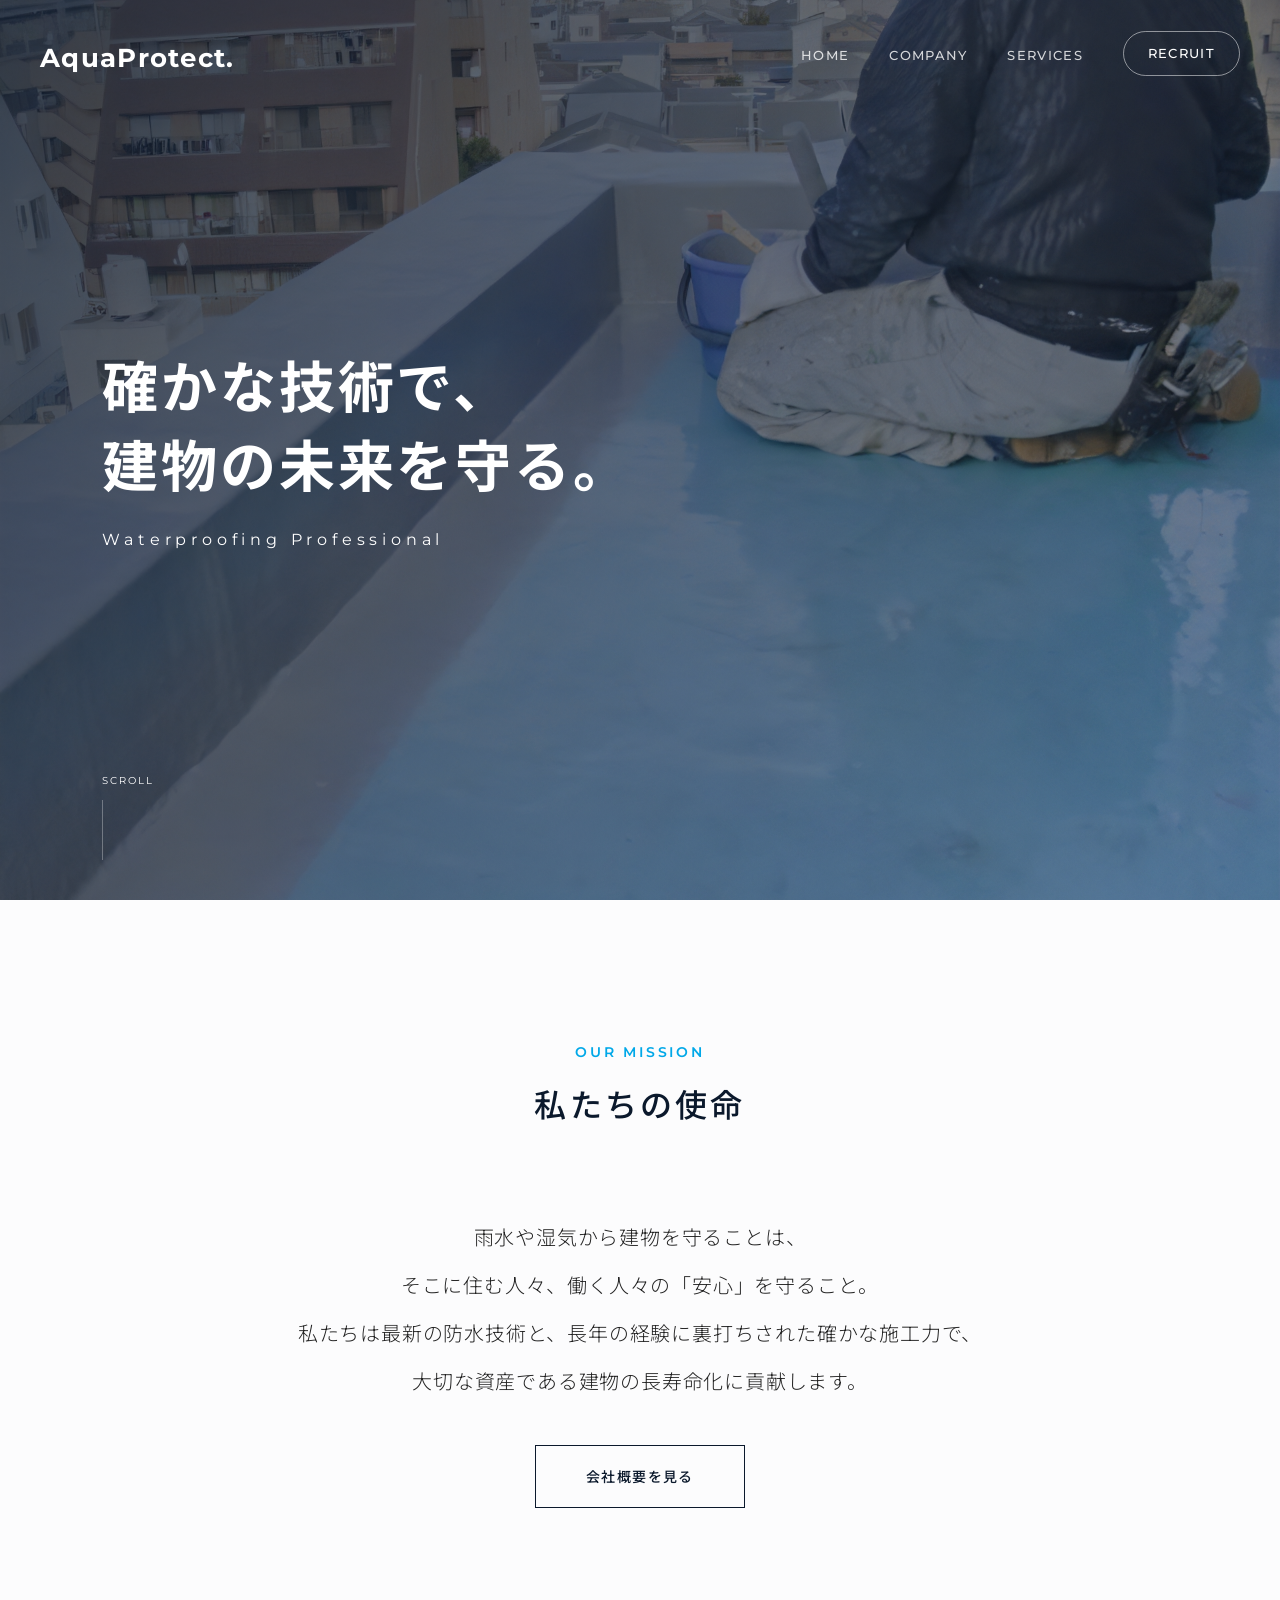
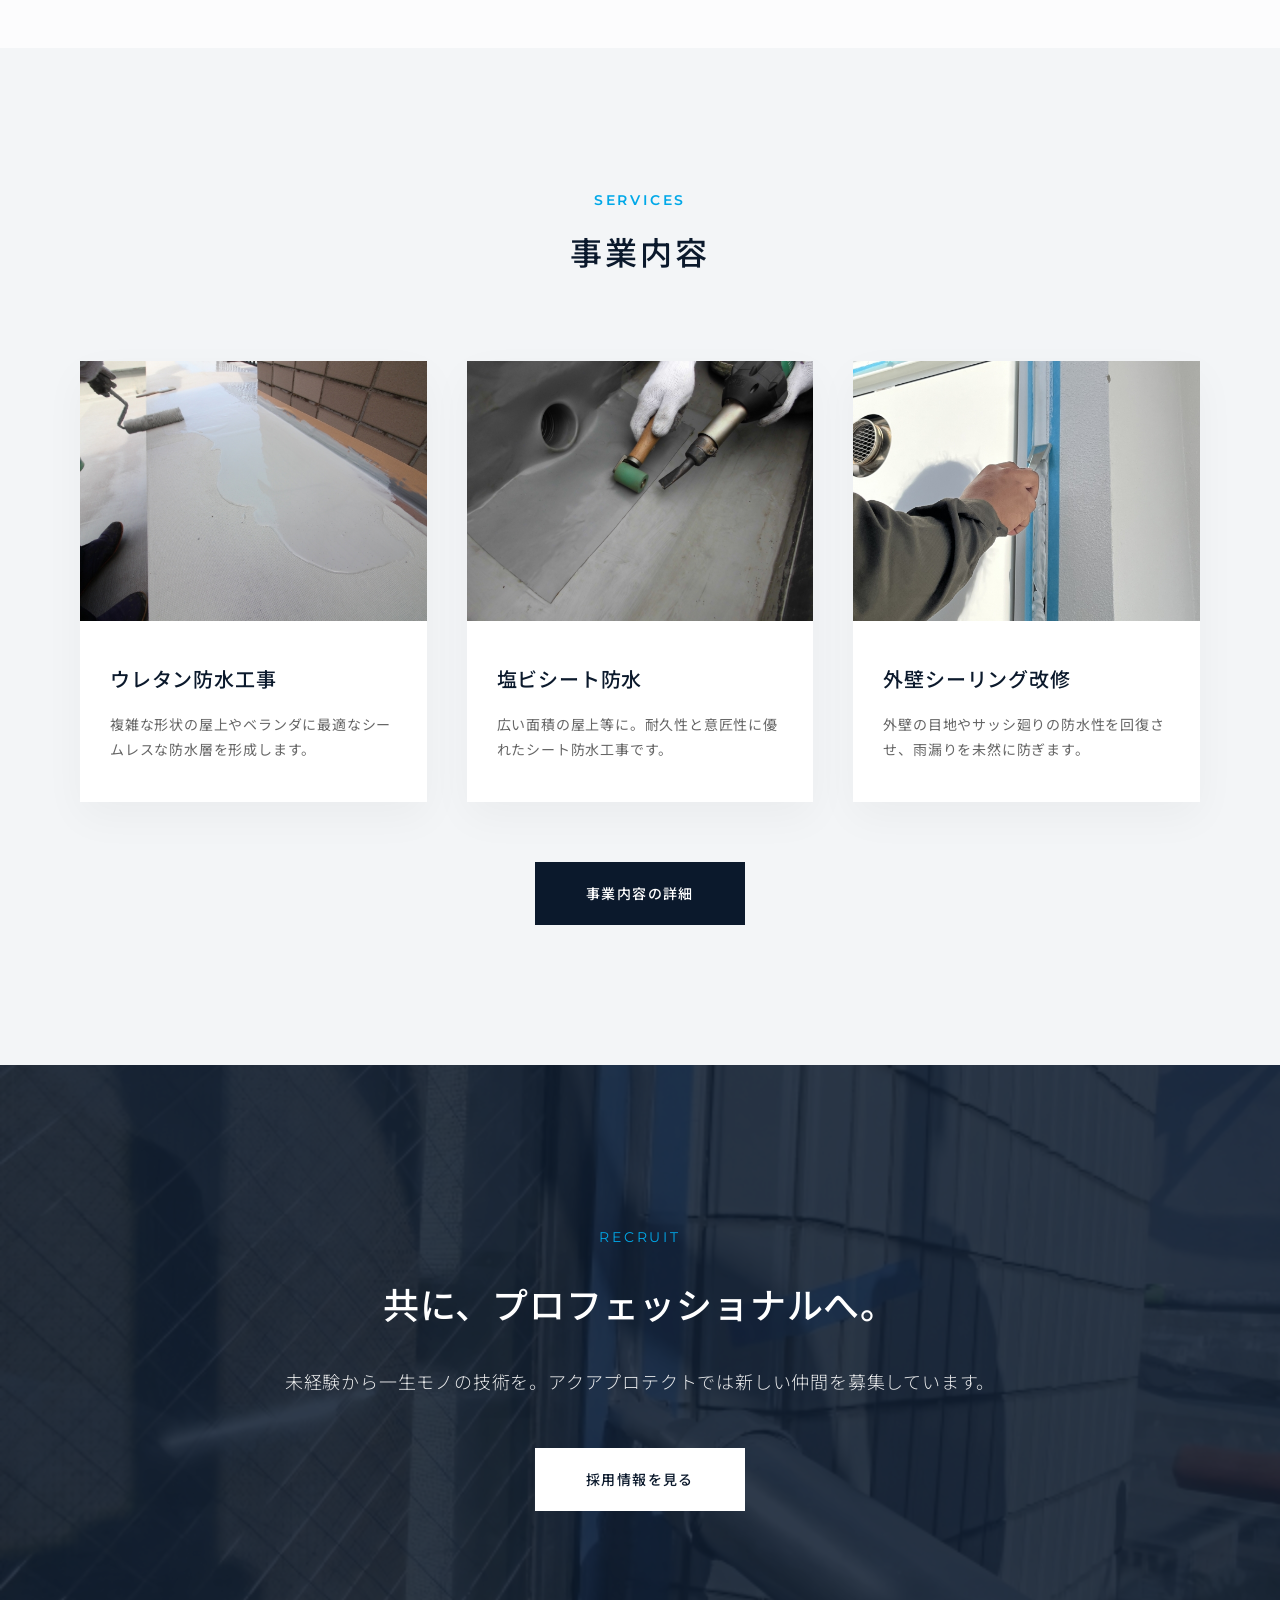
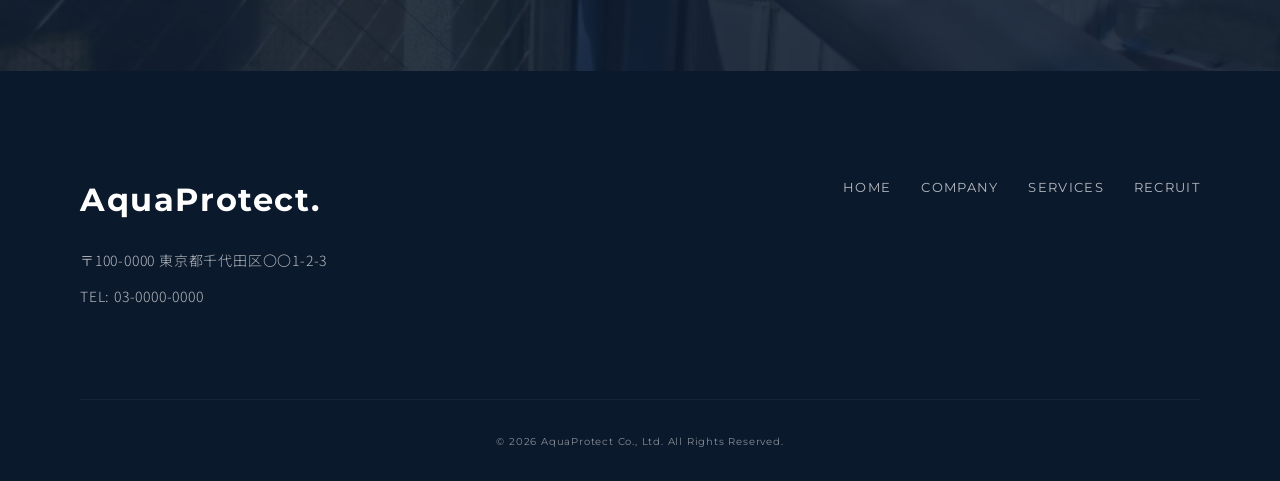
<file: index.html>
<!DOCTYPE html>
<html lang="ja">
<head>
    <meta charset="UTF-8">
    <meta name="viewport" content="width=device-width, initial-scale=1.0">
    <title>株式会社アクアプロテクト | 防水工事・外壁改修のプロフェッショナル</title>
    <link rel="preconnect" href="https://fonts.googleapis.com">
    <link rel="preconnect" href="https://fonts.gstatic.com" crossorigin>
    <link href="https://fonts.googleapis.com/css2?family=Montserrat:wght@400;500;700&family=Noto+Sans+JP:wght@300;400;500;700&display=swap" rel="stylesheet">
    <link rel="stylesheet" href="css/style.css">
</head>
<body>
    <header class="header js-header">
        <div class="header__inner">
            <h1 class="header__logo"><a href="index.html">AquaProtect.</a></h1>
            <nav class="header__nav js-nav">
                <ul class="header__nav-list">
                    <li><a href="index.html">HOME</a></li>
                    <li><a href="about.html">COMPANY</a></li>
                    <li><a href="services.html">SERVICES</a></li>
                    <li><a href="recruit.html" class="btn-nav">RECRUIT</a></li>
                </ul>
            </nav>
            <button class="hamburger js-hamburger">
                <span></span><span></span><span></span>
            </button>
        </div>
    </header>

    <main>
        <!-- メインビジュアル -->
        <section class="hero" style="background-image: url('images/hero.jpg');">
            <div class="hero__overlay"></div>
            <div class="hero__content">
                <h2 class="hero__title js-fade">確かな技術で、<br>建物の未来を守る。</h2>
                <p class="hero__desc js-fade">Waterproofing Professional</p>
            </div>
            <div class="hero__scroll"><span>SCROLL</span></div>
        </section>

        <section class="section">
            <div class="container container--small">
                <div class="section-title js-fade">
                    <span class="section-title__en">OUR MISSION</span>
                    <h2 class="section-title__ja">私たちの使命</h2>
                </div>
                <div class="mission js-fade">
                    <p class="mission__text">
                        雨水や湿気から建物を守ることは、<br class="u-hide-sp">
                        そこに住む人々、働く人々の「安心」を守ること。<br>
                        私たちは最新の防水技術と、長年の経験に裏打ちされた確かな施工力で、<br class="u-hide-sp">
                        大切な資産である建物の長寿命化に貢献します。
                    </p>
                    <div class="u-text-center mt-40">
                        <a href="about.html" class="btn btn--outline"><span>会社概要を見る</span></a>
                    </div>
                </div>
            </div>
        </section>

        <section class="section bg-light">
            <div class="container">
                <div class="section-title js-fade">
                    <span class="section-title__en">SERVICES</span>
                    <h2 class="section-title__ja">事業内容</h2>
                </div>
                <div class="cards">
                    <div class="card js-fade">
                        <div class="card__img-wrap">
                            <!-- 事業内容1の写真 -->
                            <img src="images/service-01.jpg" alt="ウレタン防水" class="card__img">
                        </div>
                        <div class="card__body">
                            <h3 class="card__title">ウレタン防水工事</h3>
                            <p class="card__text">複雑な形状の屋上やベランダに最適なシームレスな防水層を形成します。</p>
                        </div>
                    </div>
                    <div class="card js-fade" style="transition-delay: 0.1s;">
                        <div class="card__img-wrap">
                            <!-- 事業内容2の写真 -->
                            <img src="images/service-02.jpg" alt="塩ビシート防水" class="card__img">
                        </div>
                        <div class="card__body">
                            <h3 class="card__title">塩ビシート防水</h3>
                            <p class="card__text">広い面積の屋上等に。耐久性と意匠性に優れたシート防水工事です。</p>
                        </div>
                    </div>
                    <div class="card js-fade" style="transition-delay: 0.2s;">
                        <div class="card__img-wrap">
                            <!-- 事業内容3の写真 -->
                            <img src="images/service-03.jpg" alt="外壁シーリング" class="card__img">
                        </div>
                        <div class="card__body">
                            <h3 class="card__title">外壁シーリング改修</h3>
                            <p class="card__text">外壁の目地やサッシ廻りの防水性を回復させ、雨漏りを未然に防ぎます。</p>
                        </div>
                    </div>
                </div>
                <div class="u-text-center mt-60">
                    <a href="services.html" class="btn"><span>事業内容の詳細</span></a>
                </div>
            </div>
        </section>

        <!-- 採用バナー背景 -->
        <section class="recruit-banner js-fade" style="background-image: url('images/recruit-bg.jpg');">
            <div class="recruit-banner__overlay"></div>
            <div class="recruit-banner__content">
                <span class="recruit-banner__en">RECRUIT</span>
                <h2 class="recruit-banner__ja">共に、プロフェッショナルへ。</h2>
                <p class="recruit-banner__text">未経験から一生モノの技術を。<br class="u-hide-pc">アクアプロテクトでは新しい仲間を募集しています。</p>
                <a href="recruit.html" class="btn btn--white"><span>採用情報を見る</span></a>
            </div>
        </section>
    </main>

    <footer class="footer">
        <div class="container">
            <div class="footer__inner">
                <div class="footer__col">
                    <h2 class="footer__logo">AquaProtect.</h2>
                    <p class="footer__address">〒100-0000 東京都千代田区〇〇1-2-3</p>
                    <p class="footer__tel">TEL: 03-0000-0000</p>
                </div>
                <div class="footer__col">
                    <ul class="footer__nav">
                        <li><a href="index.html">HOME</a></li>
                        <li><a href="about.html">COMPANY</a></li>
                        <li><a href="services.html">SERVICES</a></li>
                        <li><a href="recruit.html">RECRUIT</a></li>
                    </ul>
                </div>
            </div>
            <div class="footer__bottom">
                <small>&copy; 2026 AquaProtect Co., Ltd. All Rights Reserved.</small>
            </div>
        </div>
    </footer>
    <script src="js/script.js"></script>
</body>
</html>
</file>
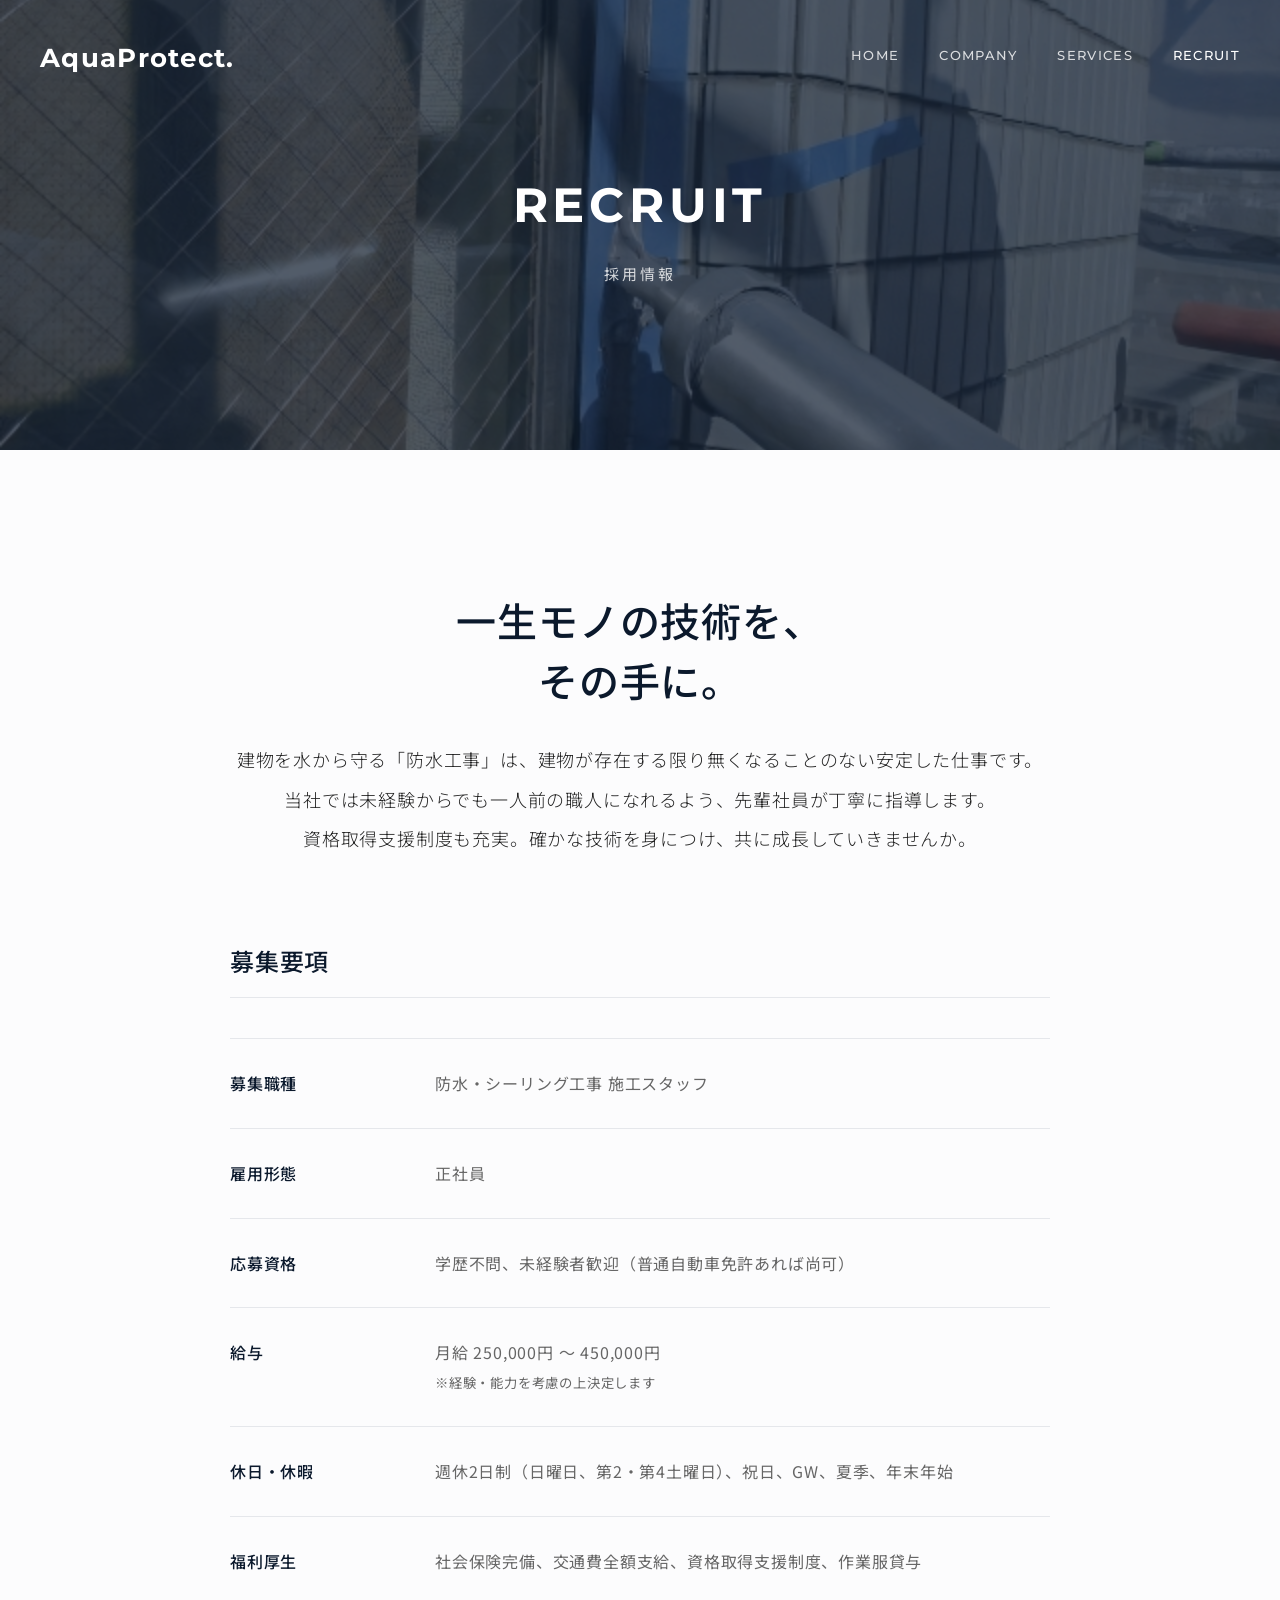
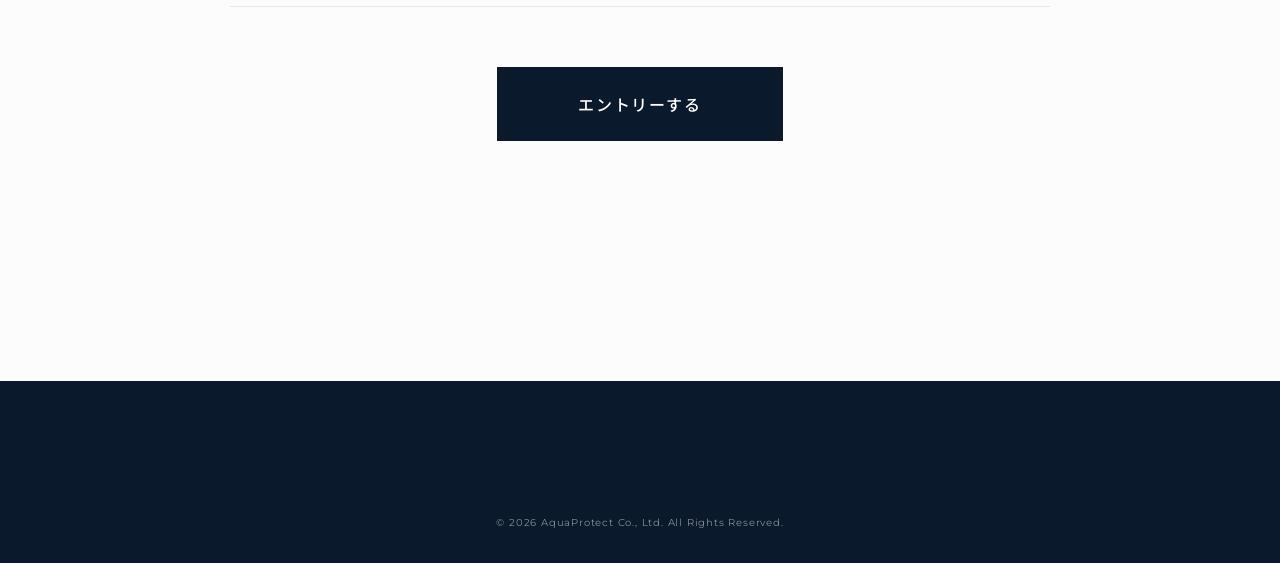
<file: recruit.html>
<!DOCTYPE html>
<html lang="ja">
<head>
    <meta charset="UTF-8">
    <meta name="viewport" content="width=device-width, initial-scale=1.0">
    <title>採用情報 | 株式会社アクアプロテクト</title>
    <link rel="preconnect" href="https://fonts.googleapis.com">
    <link rel="preconnect" href="https://fonts.gstatic.com" crossorigin>
    <link href="https://fonts.googleapis.com/css2?family=Montserrat:wght@400;500;700&family=Noto+Sans+JP:wght@300;400;500;700&display=swap" rel="stylesheet">
    <link rel="stylesheet" href="css/style.css">
</head>
<body>
    <header class="header js-header">
        <div class="header__inner">
            <h1 class="header__logo"><a href="index.html">AquaProtect.</a></h1>
            <nav class="header__nav js-nav">
                <ul class="header__nav-list">
                    <li><a href="index.html">HOME</a></li>
                    <li><a href="about.html">COMPANY</a></li>
                    <li><a href="services.html">SERVICES</a></li>
                    <li><a href="recruit.html" class="is-active">RECRUIT</a></li>
                </ul>
            </nav>
            <button class="hamburger js-hamburger"><span></span><span></span><span></span></button>
        </div>
    </header>

    <!-- 採用ページのヘッダー背景 -->
    <div class="page-hero" style="background-image: url('images/recruit-bg.jpg');">
        <div class="page-hero__overlay"></div>
        <div class="page-hero__content js-fade">
            <h1 class="page-hero__en">RECRUIT</h1>
            <span class="page-hero__ja">採用情報</span>
        </div>
    </div>

    <main class="page-main">
        <section class="section">
            <div class="container container--small">
                <div class="message-block js-fade">
                    <h2 class="message-block__title">一生モノの技術を、<br>その手に。</h2>
                    <p class="message-block__text">
                        建物を水から守る「防水工事」は、建物が存在する限り無くなることのない安定した仕事です。<br>
                        当社では未経験からでも一人前の職人になれるよう、先輩社員が丁寧に指導します。<br>
                        資格取得支援制度も充実。確かな技術を身につけ、共に成長していきませんか。
                    </p>
                </div>

                <div class="content-block mt-80 js-fade">
                    <h2 class="sub-title">募集要項</h2>
                    <dl class="info-table">
                        <div class="info-table__row">
                            <dt>募集職種</dt>
                            <dd>防水・シーリング工事 施工スタッフ</dd>
                        </div>
                        <div class="info-table__row">
                            <dt>雇用形態</dt>
                            <dd>正社員</dd>
                        </div>
                        <div class="info-table__row">
                            <dt>応募資格</dt>
                            <dd>学歴不問、未経験者歓迎（普通自動車免許あれば尚可）</dd>
                        </div>
                        <div class="info-table__row">
                            <dt>給与</dt>
                            <dd>月給 250,000円 ～ 450,000円<br><small>※経験・能力を考慮の上決定します</small></dd>
                        </div>
                        <div class="info-table__row">
                            <dt>休日・休暇</dt>
                            <dd>週休2日制（日曜日、第2・第4土曜日）、祝日、GW、夏季、年末年始</dd>
                        </div>
                        <div class="info-table__row">
                            <dt>福利厚生</dt>
                            <dd>社会保険完備、交通費全額支給、資格取得支援制度、作業服貸与</dd>
                        </div>
                    </dl>
                    
                    <div class="u-text-center mt-60">
                        <a href="mailto:recruit@example.com" class="btn btn--large"><span>エントリーする</span></a>
                    </div>
                </div>
            </div>
        </section>
    </main>

    <footer class="footer">
        <div class="container">
            <div class="footer__bottom" style="margin-top:0; border-top:none;">
                <small>&copy; 2026 AquaProtect Co., Ltd. All Rights Reserved.</small>
            </div>
        </div>
    </footer>
    <script src="js/script.js"></script>
</body>
</html>
</file>
<file: css/style.css>
@charset "UTF-8";

/* ========================================================
   Variables & Reset (Premium adjustments)
========================================================= */
:root {
    --color-primary: #0B192C;   /* Deep Navy for Trust */
    --color-secondary: #1E3E62; /* Lighter Navy */
    --color-accent: #00A8E8;    /* Clean Water Blue */
    --color-bg: #FCFCFD;        /* Very light cool gray */
    --color-text: #222222;      /* Off-black for readability */
    --color-text-muted: #666666;
    --color-white: #FFFFFF;
    --color-border: #E5E7EB;
    
    --font-en: 'Montserrat', sans-serif;
    --font-ja: 'Noto Sans JP', sans-serif;
    
    --ease-out: cubic-bezier(0.215, 0.61, 0.355, 1);
    --ease-in-out: cubic-bezier(0.645, 0.045, 0.355, 1);
}

*, *::before, *::after {
    box-sizing: border-box;
    margin: 0;
    padding: 0;
}

body {
    font-family: var(--font-ja);
    color: var(--color-text);
    background-color: var(--color-bg);
    line-height: 1.8;
    font-size: 16px;
    letter-spacing: 0.05em;
    -webkit-font-smoothing: antialiased;
    -moz-osx-font-smoothing: grayscale;
}

a {
    color: inherit;
    text-decoration: none;
    transition: all 0.3s ease;
}

ul { list-style: none; }
img { max-width: 100%; height: auto; display: block; width: 100%; }

.container {
    max-width: 1200px;
    margin: 0 auto;
    padding: 0 40px;
}
.container--small {
    max-width: 900px;
}

/* Utilities */
.u-text-center { text-align: center; }
.mt-40 { margin-top: 40px; }
.mt-60 { margin-top: 60px; }
.mt-80 { margin-top: 80px; }
@media (max-width: 768px) {
    .u-hide-sp { display: none !important; }
}
@media (min-width: 769px) {
    .u-hide-pc { display: none !important; }
}

/* ========================================================
   Buttons
========================================================= */
.btn {
    display: inline-flex;
    align-items: center;
    justify-content: center;
    padding: 18px 50px;
    background-color: var(--color-primary);
    color: var(--color-white);
    font-weight: 500;
    font-family: var(--font-ja);
    letter-spacing: 0.1em;
    font-size: 14px;
    border: 1px solid var(--color-primary);
    position: relative;
    overflow: hidden;
    transition: all 0.4s var(--ease-out);
}
.btn span {
    position: relative;
    z-index: 2;
}
.btn::after {
    content: '';
    position: absolute;
    top: 0; left: 0; width: 100%; height: 100%;
    background-color: var(--color-accent);
    transform: scaleX(0);
    transform-origin: right;
    transition: transform 0.4s var(--ease-out);
    z-index: 1;
}
.btn:hover {
    color: var(--color-white);
    border-color: var(--color-accent);
}
.btn:hover::after {
    transform: scaleX(1);
    transform-origin: left;
}

.btn--outline {
    background-color: transparent;
    color: var(--color-primary);
}
.btn--outline:hover {
    color: var(--color-white);
}

.btn--white {
    background-color: var(--color-white);
    color: var(--color-primary);
    border-color: var(--color-white);
}
.btn--white:hover {
    border-color: var(--color-accent);
}

.btn--large {
    padding: 22px 80px;
    font-size: 16px;
}

/* ========================================================
   Header (Premium Glassmorphism)
========================================================= */
.header {
    position: fixed;
    top: 0; left: 0; width: 100%;
    z-index: 100;
    padding: 25px 0;
    transition: all 0.4s var(--ease-out);
}
.header.is-scrolled {
    padding: 15px 0;
    background-color: rgba(11, 25, 44, 0.95);
    backdrop-filter: blur(10px);
    box-shadow: 0 4px 20px rgba(0,0,0,0.05);
}

.header__inner {
    display: flex;
    justify-content: space-between;
    align-items: center;
    padding: 0 40px;
}

.header__logo a {
    color: var(--color-white);
    font-family: var(--font-en);
    font-size: 26px;
    font-weight: 700;
    letter-spacing: 0.05em;
}

.header__nav-list {
    display: flex;
    align-items: center;
    gap: 40px;
}
.header__nav-list li a {
    color: var(--color-white);
    font-family: var(--font-en);
    font-size: 13px;
    font-weight: 500;
    letter-spacing: 0.1em;
    opacity: 0.8;
}
.header__nav-list li a:hover,
.header__nav-list li a.is-active {
    opacity: 1;
}

.btn-nav {
    display: inline-block;
    border: 1px solid rgba(255,255,255,0.5);
    padding: 10px 24px;
    border-radius: 40px;
    opacity: 1 !important;
}
.btn-nav:hover {
    background-color: var(--color-white);
    color: var(--color-primary) !important;
}

.hamburger {
    display: none;
    background: none; border: none; cursor: pointer;
    width: 32px; height: 22px; position: relative; z-index: 101;
}
.hamburger span {
    position: absolute; left: 0; width: 100%; height: 1px;
    background-color: var(--color-white);
    transition: all 0.4s var(--ease-out);
}
.hamburger span:nth-of-type(1) { top: 0; }
.hamburger span:nth-of-type(2) { top: 50%; transform: translateY(-50%); }
.hamburger span:nth-of-type(3) { bottom: 0; }

.hamburger.is-active span:nth-of-type(1) { top: 50%; transform: translateY(-50%) rotate(45deg); }
.hamburger.is-active span:nth-of-type(2) { opacity: 0; }
.hamburger.is-active span:nth-of-type(3) { bottom: 50%; transform: translateY(50%) rotate(-45deg); }

/* ========================================================
   Layouts & Headings
========================================================= */
.section { padding: 140px 0; }
.bg-light { background-color: #F3F5F7; }

.section-title {
    text-align: center;
    margin-bottom: 80px;
}
.section-title__en {
    display: block;
    font-family: var(--font-en);
    font-size: 14px;
    color: var(--color-accent);
    font-weight: 600;
    letter-spacing: 0.2em;
    margin-bottom: 10px;
}
.section-title__ja {
    font-size: 32px;
    color: var(--color-primary);
    font-weight: 500;
    letter-spacing: 0.1em;
}

.sub-title {
    font-size: 24px;
    color: var(--color-primary);
    margin-bottom: 40px;
    padding-bottom: 15px;
    border-bottom: 1px solid var(--color-border);
    font-weight: 500;
}

/* ========================================================
   Hero Sections
========================================================= */
/* Top Hero */
.hero {
    height: 100vh;
    min-height: 600px;
    background-color: var(--color-primary);
    background-size: cover;
    background-position: center;
    position: relative;
    display: flex;
    align-items: center;
}
.hero__overlay {
    position: absolute; top: 0; left: 0; width: 100%; height: 100%;
    background: linear-gradient(135deg, rgba(11,25,44,0.8) 0%, rgba(11,25,44,0.3) 100%);
}
.hero__content {
    position: relative; z-index: 1;
    color: var(--color-white);
    padding: 0 8%;
    width: 100%;
}
.hero__title {
    font-size: 56px;
    font-weight: 700;
    line-height: 1.4;
    letter-spacing: 0.05em;
    margin-bottom: 24px;
}
.hero__desc {
    font-family: var(--font-en);
    font-size: 16px;
    letter-spacing: 0.3em;
    opacity: 0.8;
}
.hero__scroll {
    position: absolute; bottom: 40px; left: 8%; z-index: 1;
    color: var(--color-white); font-family: var(--font-en); font-size: 10px; letter-spacing: 0.2em;
}
.hero__scroll::after {
    content: ''; display: block; width: 1px; height: 60px; background-color: rgba(255,255,255,0.3); margin-top: 10px;
}

/* Page Hero (Lower pages) */
.page-hero {
    height: 50vh;
    min-height: 400px;
    background-color: var(--color-primary);
    background-size: cover;
    background-position: center;
    position: relative;
    display: flex; justify-content: center; align-items: center;
}
.page-hero__overlay {
    position: absolute; top: 0; left: 0; width: 100%; height: 100%;
    background-color: rgba(11, 25, 44, 0.7);
}
.page-hero__content {
    position: relative; z-index: 1; text-align: center; color: var(--color-white);
}
.page-hero__en { font-family: var(--font-en); font-size: 48px; letter-spacing: 0.1em; margin-bottom: 10px; }
.page-hero__ja { font-size: 15px; letter-spacing: 0.2em; opacity: 0.8; }
.page-main { padding-bottom: 100px; }

/* ========================================================
   Components (Mission, Cards, List)
========================================================= */
/* Mission */
.mission__text {
    text-align: center;
    font-size: 20px;
    line-height: 2.4;
    font-weight: 300;
}

/* Cards (Services on Top) */
.cards {
    display: grid;
    grid-template-columns: repeat(3, 1fr);
    gap: 40px;
}
.card {
    background: var(--color-white);
    box-shadow: 0 15px 40px rgba(0,0,0,0.04);
    transition: transform 0.4s var(--ease-out), box-shadow 0.4s var(--ease-out);
}
.card:hover {
    transform: translateY(-10px);
    box-shadow: 0 25px 50px rgba(0,0,0,0.08);
}
.card__img-wrap {
    overflow: hidden;
    aspect-ratio: 4 / 3;
}
.card__img {
    width: 100%; height: 100%; object-fit: cover;
    transition: transform 0.8s var(--ease-out);
}
.card:hover .card__img { transform: scale(1.05); }
.card__body { padding: 40px 30px; }
.card__title { font-size: 20px; color: var(--color-primary); margin-bottom: 15px; font-weight: 500; }
.card__text { color: var(--color-text-muted); font-size: 14px; line-height: 1.8; }

/* Recruit Banner */
.recruit-banner {
    position: relative; text-align: center; color: var(--color-white);
    background-size: cover; background-position: center; background-attachment: fixed; /* Parallax effect */
    padding: 160px 20px;
}
.recruit-banner__overlay {
    position: absolute; top: 0; left: 0; width: 100%; height: 100%;
    background-color: rgba(11, 25, 44, 0.85);
}
.recruit-banner__content { position: relative; z-index: 1; }
.recruit-banner__en { display: block; font-family: var(--font-en); font-size: 14px; color: var(--color-accent); letter-spacing: 0.2em; margin-bottom: 20px; }
.recruit-banner__ja { font-size: 36px; margin-bottom: 30px; font-weight: 500; }
.recruit-banner__text { font-size: 18px; margin-bottom: 50px; font-weight: 300; opacity: 0.9; }

/* ========================================================
   Lower Pages Components
========================================================= */
.lead-text { font-size: 18px; line-height: 2.2; font-weight: 300; }
.signature { text-align: right; margin-top: 40px; font-size: 18px; font-weight: 500; }

/* Definition Table */
.info-table { border-top: 1px solid var(--color-border); }
.info-table__row {
    display: flex;
    border-bottom: 1px solid var(--color-border);
    padding: 30px 0;
}
.info-table__row dt { width: 25%; font-weight: 500; color: var(--color-primary); padding-right: 20px; }
.info-table__row dd { width: 75%; color: var(--color-text-muted); }

/* Services Row */
.service-row {
    display: flex; align-items: center; gap: 80px; margin-bottom: 120px;
}
.service-row--reverse { flex-direction: row-reverse; }
.service-row:last-child { margin-bottom: 0; }
.service-row__img { flex: 1; overflow: hidden; box-shadow: 0 20px 40px rgba(0,0,0,0.06); }
.service-row__img img { transition: transform 0.8s ease; }
.service-row:hover .service-row__img img { transform: scale(1.03); }
.service-row__content { flex: 1; }
.service-row__num { font-family: var(--font-en); font-size: 40px; color: var(--color-border); font-weight: 700; line-height: 1; display: block; margin-bottom: 20px; }
.service-row__title { font-size: 28px; color: var(--color-primary); margin-bottom: 24px; font-weight: 500; }
.service-row__text { color: var(--color-text-muted); font-size: 16px; line-height: 2; }

/* Recruit Message */
.message-block { text-align: center; }
.message-block__title { font-size: 40px; color: var(--color-primary); margin-bottom: 30px; font-weight: 500; line-height: 1.5; }
.message-block__text { font-size: 18px; line-height: 2.2; font-weight: 300; }

/* ========================================================
   Footer
========================================================= */
.footer { background-color: var(--color-primary); color: var(--color-white); padding: 100px 0 30px; }
.footer__inner { display: flex; justify-content: space-between; margin-bottom: 80px; }
.footer__logo { font-family: var(--font-en); font-size: 32px; letter-spacing: 0.05em; margin-bottom: 20px; }
.footer__address, .footer__tel { font-size: 14px; opacity: 0.7; margin-bottom: 10px; font-weight: 300; }
.footer__nav { display: flex; gap: 30px; }
.footer__nav a { font-family: var(--font-en); font-size: 13px; letter-spacing: 0.1em; opacity: 0.7; }
.footer__nav a:hover { color: var(--color-accent); opacity: 1; }
.footer__bottom { text-align: center; font-size: 12px; font-family: var(--font-en); opacity: 0.5; border-top: 1px solid rgba(255,255,255,0.1); padding-top: 30px; }

/* ========================================================
   Animations (Premium Fade-in)
========================================================= */
.js-fade {
    opacity: 0;
    transform: translateY(40px);
    transition: opacity 1s cubic-bezier(0.215, 0.61, 0.355, 1), transform 1s cubic-bezier(0.215, 0.61, 0.355, 1);
}
.js-fade.is-active {
    opacity: 1;
    transform: translateY(0);
}

/* ========================================================
   Media Queries (Responsive)
========================================================= */
@media (max-width: 900px) {
    .cards { grid-template-columns: 1fr; gap: 30px; }
    .service-row, .service-row--reverse { flex-direction: column; gap: 40px; margin-bottom: 80px; }
}

@media (max-width: 768px) {
    .container { padding: 0 20px; }
    .section { padding: 80px 0; }
    
    .hamburger { display: block; }
    .header__nav {
        position: fixed; top: 0; left: 0; width: 100%; height: 100vh;
        background-color: rgba(11, 25, 44, 0.98);
        display: flex; justify-content: center; align-items: center;
        opacity: 0; visibility: hidden; transition: all 0.4s var(--ease-out);
    }
    .header__nav.is-open { opacity: 1; visibility: visible; }
    .header__nav-list { flex-direction: column; text-align: center; gap: 40px; }
    .header__nav-list li a { font-size: 20px; }
    
    .hero__title { font-size: 36px; }
    .hero__scroll { display: none; }
    .mission__text { font-size: 16px; line-height: 2; text-align: left; }
    
    .info-table__row { flex-direction: column; padding: 20px 0; }
    .info-table__row dt { width: 100%; margin-bottom: 10px; }
    .info-table__row dd { width: 100%; }
    
    .footer__inner { flex-direction: column; gap: 50px; }
    .footer__nav { flex-direction: column; gap: 20px; }
}
</file>
